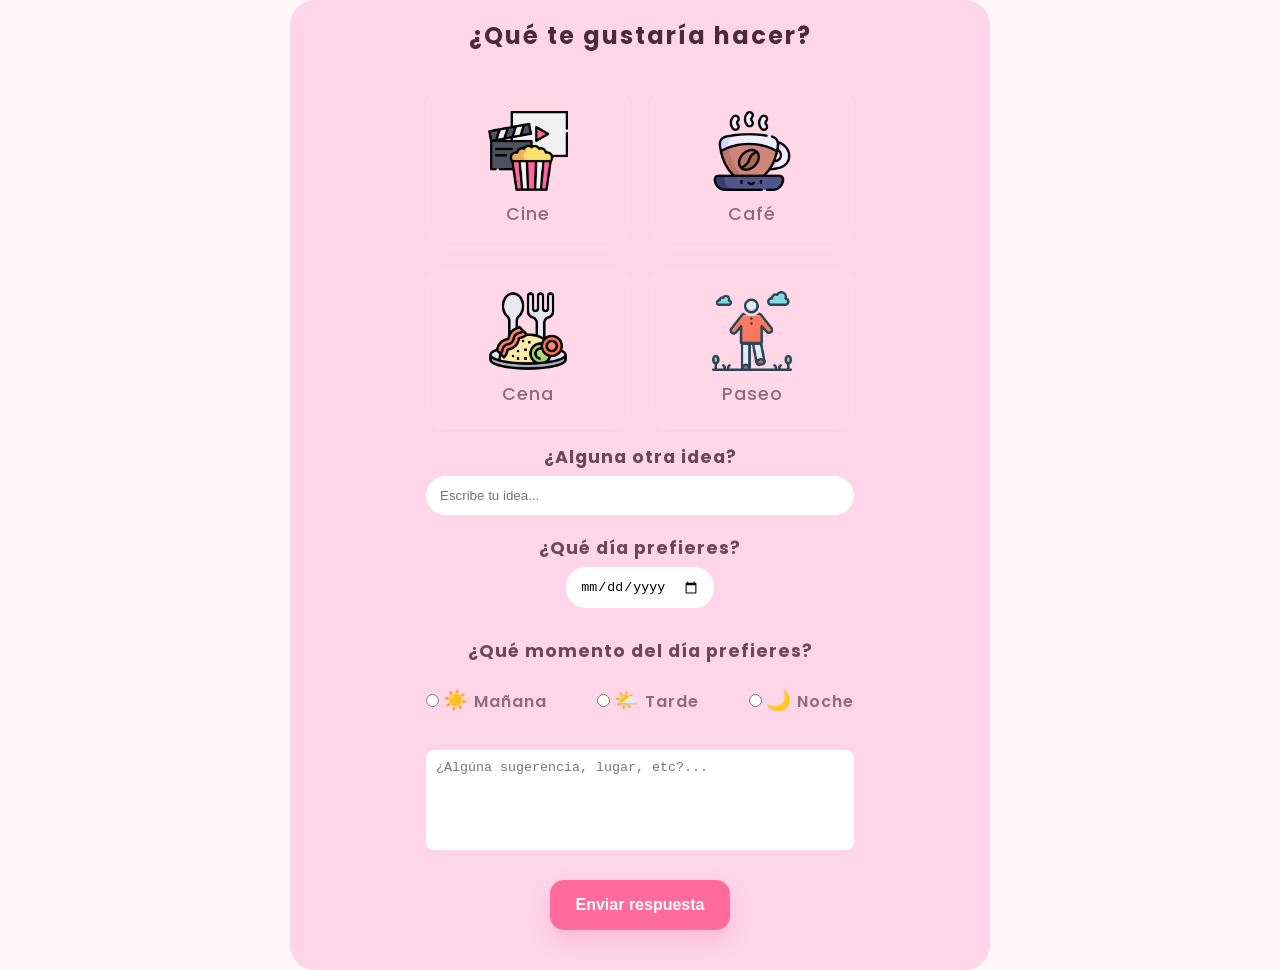
<file: form-page.html>
<!DOCTYPE html>
<html lang="es">

<head>
    <meta charset="UTF-8">
    <meta name="viewport" content="width=device-width, initial-scale=1.0">

    <!-- Fuente -->
    <link rel="preconnect" href="https://fonts.googleapis.com">
    <link rel="preconnect" href="https://fonts.gstatic.com" crossorigin>

    <link
        href="https://fonts.googleapis.com/css2?family=Poppins:wght@300;400;500;600;700&display=swap"
        rel="stylesheet">

    <!-- CSS -->
    <link rel="stylesheet" href="static/form-page.css">
</head>

    <body>

        <main class="container">

            <section class="activities-card">

                <form action="https://api.web3forms.com/submit" method="POST" id="date-form">
                    <input type="hidden" name="access_key" value="4bca68b3-1215-4cd6-91ee-b9bfcf50d8f2">    
                    <!-- ACTIVIDADES -->

                    <div class="form-group">

                        <h1>¿Qué te gustaría hacer?</h1>

                        <div class="main-options">

                            <div class="activity">
                                <input
                                    type="radio"
                                    id="cinema"
                                    name="actividad"
                                    value="Cine"
                                    required>

                                <label for="cinema">
                                    <img
                                        src="assets/cinema.png"
                                        alt="Cine"
                                    >
                                    <span>Cine</span>
                                </label>
                            </div>

                            <div class="activity">
                                <input
                                    type="radio"
                                    id="coffee"
                                    name="actividad"
                                    value="Café">

                                <label for="coffee">
                                    <img
                                        src="assets/coffee.png"
                                        alt="Café"
                                    >
                                    <span>Café</span>
                                </label>
                            </div>

                            <div class="activity">
                                <input
                                    type="radio"
                                    id="dinner"
                                    name="actividad"
                                    value="Cena">

                                <label for="dinner">
                                    <img
                                        src="assets/lunch.png"
                                        alt="Cena"
                                    >
                                    <span>Cena</span>
                                </label>
                            </div>

                            <div class="activity selected">
                                <input
                                    type="radio"
                                    id="walk"
                                    name="actividad"
                                    value="Paseo">

                                <label for="walk">
                                    <img
                                        src="assets/park.png"
                                        alt="Paseo"
                                    >
                                    <span>Paseo</span>
                                </label>
                            </div>

                        </div>

                    </div>

                    <!-- ACTIVIDAD PERSONALIZADA -->

                    <div class="form-group extra">
                        <label for="customActivity">
                            ¿Alguna otra idea? 
                        </label>
                        <input
                            type="text"
                            id="customActivity"
                            name="actividad_personalizada"
                            placeholder="Escribe tu idea..."
                        >
                    </div>

                    <!-- FECHA -->

                    <div class="form-group date">
                        <label for="date">
                            ¿Qué día prefieres?
                        </label>
                        <input
                            type="date"
                            id="date"
                            name="fecha"
                            required
                        >
                    </div>

                    <!-- MOMENTO DEL DÍA -->

                    <div class="form-group time">

                        <h2>¿Qué momento del día prefieres?</h2>

                        <div class="time-options">
                            <div class="time-option">
                                <input
                                    type="radio"
                                    id="morning"
                                    name="momento"
                                    value="Mañana"
                                    required
                                >
                                <label for="morning">
                                    <span class="emoji">☀️</span>
                                    <span>Mañana</span>
                                </label>
                            </div>

                            <div class="time-option">
                                <input
                                    type="radio"
                                    id="afternoon"
                                    name="momento"
                                    value="Tarde"
                                >
                                <label for="afternoon">
                                    <span class="emoji">🌤️</span>
                                    <span>Tarde</span>
                                </label>
                            </div>

                            <div class="time-option">
                                <input
                                    type="radio"
                                    id="night"
                                    name="momento"
                                    value="Noche"
                                >
                                <label for="night">
                                    <span class="emoji">🌙</span>
                                    <span>Noche</span>
                                </label>
                            </div>

                        </div>

                    </div>

                    <!-- COMENTARIOS -->

                    <div class="form-group">
                        <textarea
                            id="comments"
                            name="comentarios"
                            rows="4"
                            placeholder="¿Algúna sugerencia, lugar, etc?..."
                        ></textarea>
                    </div>

                    <!-- BOTÓN -->

                    <button
                        type="submit"
                        id="btnSend">
                        Enviar respuesta
                    </button>

                </form>

            </section>

        </main>

        <script src="script/form.js"></script>

    </body>

</html>
</file>
<file: static/form-page.css>
:root {
    --primary: #ff6b9d;
    --secondary: #ffd6e7;
    --background: #fff7fa;
    --title: #4a2c38;
    --text: #6b4a57;
    --muted: #8f6b78;
}

* {
    margin: 0;
    padding: 0;
    box-sizing: border-box;
}

body {
    color: var(--text);
    min-height: 100vh;
    font-family: 'Poppins', sans-serif;
}


img {
    width: 80px;
    max-width: 100%;
}

h1 {
    margin: 8px 0 20px;
    font-size: 1.5rem;
    font-weight: 700;
    color: var(--title);
    letter-spacing: 2px;
}

/* CONTENEDOR DEL FORMULARIO*/

.container {
    background: var(--background);
    min-height: 100vh;
    display: flex;
    justify-content: center;
    align-items: center;
    margin: auto;
    text-align: center;
}

/* FORMULARIO */

.activities-card {
    display: flex;
    justify-content: center;
    align-items: center;
    flex-direction: column;

    max-width: 700px;
    width: 95%;
    padding: 20px;
    height: 70%;


    border-radius: 25px;
    background: var(--secondary);
    padding: 10px;
}

/* ACTIVIDADES PRINCIPALES */

.main-options {
    display: grid;
    grid-template-columns: repeat(auto-fit, minmax(180px, 1fr));
    gap: 20px;
    width: 100%;
    margin: 10px 0;
}

.activity {
    position: relative;
}

.activity input {
    opacity: 0;
    position: absolute;
    pointer-events: none;
}

.activity label {
    display: flex;
    align-items: center;
    justify-content: center;
    flex-direction: column;

    width: 100%;
    min-height: 160px;
    padding: 20px;
    cursor: pointer;

    border: 2px solid rgba(255, 255, 255, 0.08);
    border-radius: 20px;
    background: rgba(255, 255, 255, 0.03);
    backdrop-filter: blur(8px);

    transition:
        transform .25s ease,
        border-color .25s ease,
        background .25s ease,
        box-shadow .25s ease;
}

.activity label:hover {
    transform: translateY(-4px);
    border-color: rgba(255, 255, 255, 0.2);
    box-shadow: 0 10px 25px rgba(0, 0, 0, 0.15);
}

.activity label span {
    margin-top: 10px;
    font-weight: 500;
    color: var(--muted);
}

/* Actividad seleccionada */
.activity input:checked + label {
    border-color: var(--primary);
    background: color-mix(
        in srgb,
        var(--primary) 12%,
        transparent
    );
     box-shadow:
        0 0 0 4px color-mix(in srgb, var(--primary) 20%, transparent),
        0 10px 30px rgba(0, 0, 0, 0.2);

    transform: translateY(-4px);
}

/* OTRA ACTIVIDAD, FECHA Y MOMENTO*/

.form-group {
    display: flex;
    flex-direction: column;
    justify-content: center;
    align-items: center;
    gap: 6px;
}

.form-group.extra {
    margin-top: 5px;
}

.form-group.date {
    margin-top: 20px;
}

.form-group.time {
    margin-top: 30px;
    margin-bottom: 15px;
}

.form-group label {
    letter-spacing: 1px;
    color: var(--text);
    font-weight: 700;
    font-size: 1.1rem;
}

.form-group input {
    border: none;
    padding: 10px 12px;
    border-radius: 20px;
    background: white;
    border: 2px solid transparent;
    transition: all .2s ease;
}


.form-group input:focus, textarea:focus {
    outline: none;
    border: none;
}

.form-group #customActivity {
    width: min(450px, 100%);
}

/* SELECCIONAR MOMENTO DEL DÍA */

.form-group h2 {
    font-weight: 700;
    font-size: 1.1rem;
    color: var(--text);
    letter-spacing: 1px;
    margin-bottom: 15px;
}

.form-group .time-options {
    display: flex;
    justify-content: center;
    gap: 50px;
    margin-bottom: 20px;
}

.form-group .time-option label {
    font-size: 16px;
    font-weight: 600;
    color: var(--muted);
}

.form-group .time-option label .emoji {
    font-size: 20px;
}


/* COMENTARIOS ADICIONALES */


textarea{
    width: 100%;
    max-width: 650px;
    height: 100px;  
    resize: none; 
    border: none;
    overflow: auto;
    border-radius: 8px;
    padding: 10px;
}

/* ENVIAR FORMULARIO */
#btnSend {
    margin: 30px 0;
    width: 180px;
    backdrop-filter: blur(12px);
    border-radius: 24px;
    padding: 1rem;
    text-align: center;
    background: var(--primary);
    color: white;
    border: none;
    border-radius: 14px;
    font-size: 1rem;
    font-weight: 600;
    cursor: pointer;
    transition: all .2s ease;
    box-shadow: 0 10px 20px rgba(255, 107, 157, .25);
}

#btnSend:hover {
    transform: translateY(-3px);
    box-shadow:
        0 15px 30px rgba(255, 107, 157, .35);
}

#btnSend:active {
    transform: translateY(0);
}


/* DISEÑO RESPONSIVO */

/* TABLET */
@media (max-width: 768px) {

    h1 {
        font-size: 1.3rem;
    }

    .activities-card {
        width: 95%;
        padding: 20px;
    }

    .main-options {
        grid-template-columns: repeat(2, 1fr);
    }

    .form-group .time-options {
        gap: 25px;
    }

    .form-group #customActivity {
        width: 100%;
    }
}

/* MOVIL */
@media (max-width: 480px) {

    .container {
        padding: 15px;
    }

    .activities-card {
        border-radius: 20px;
        padding: 15px;
    }

    h1 {
        font-size: 1.1rem;
        line-height: 1.4;
    }

    .main-options {
        grid-template-columns: 1fr;
    }

    .activity label {
        min-height: 130px;
        padding: 15px;
    }

    img {
        width: 60px;
    }

    .form-group label {
        font-size: 1rem;
    }

    .form-group h2 {
        font-size: 1rem;
    }

    .form-group .time-options {
        flex-direction: column;
        gap: 15px;
    }

    textarea {
        height: 120px;
    }

    #btnSend {
        width: 100%;
        max-width: 280px;
    }
}

/* DISPOSITIVOS MUY PEQUEÑOS */
@media (max-width: 360px) {

    h1 {
        font-size: 1rem;
    }

    .activity label {
        min-height: 110px;
    }

    img {
        width: 50px;
    }

    .form-group label,
    .form-group h2 {
        font-size: .95rem;
    }
}


/* TELEVISORES 4k*/

@media (min-width: 2560px) {

    .activities-card {
        max-width: 1100px;
    }

    h1 {
        font-size: 2.5rem;
    }

    img {
        width: 120px;
    }

    .activity label {
        min-height: 260px;
    }
}
</file>
